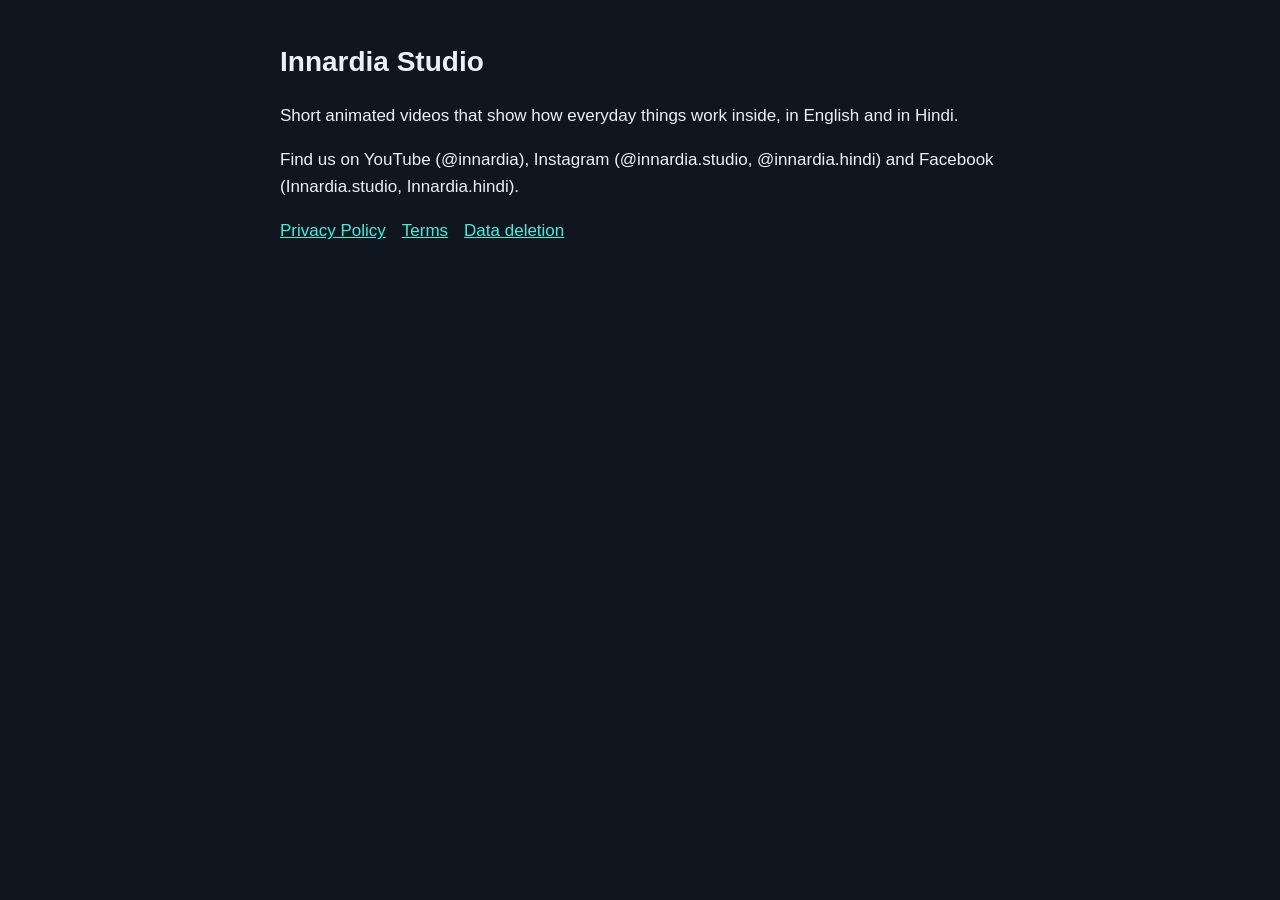
<file: index.html>
<!doctype html><html lang="en"><head><meta charset="utf-8"><meta name="viewport" content="width=device-width,initial-scale=1"><title>Innardia Studio</title><link rel="stylesheet" href="style.css"><link rel="icon" href="favicon.png"></head>
<body><main>
<h1>Innardia Studio</h1>
<p>Short animated videos that show how everyday things work inside, in English and in Hindi.</p>
<p>Find us on YouTube (@innardia), Instagram (@innardia.studio, @innardia.hindi) and Facebook (Innardia.studio, Innardia.hindi).</p>
<nav><a href="privacy.html">Privacy Policy</a><a href="terms.html">Terms</a><a href="data-deletion.html">Data deletion</a></nav>
</main></body></html>
</file>
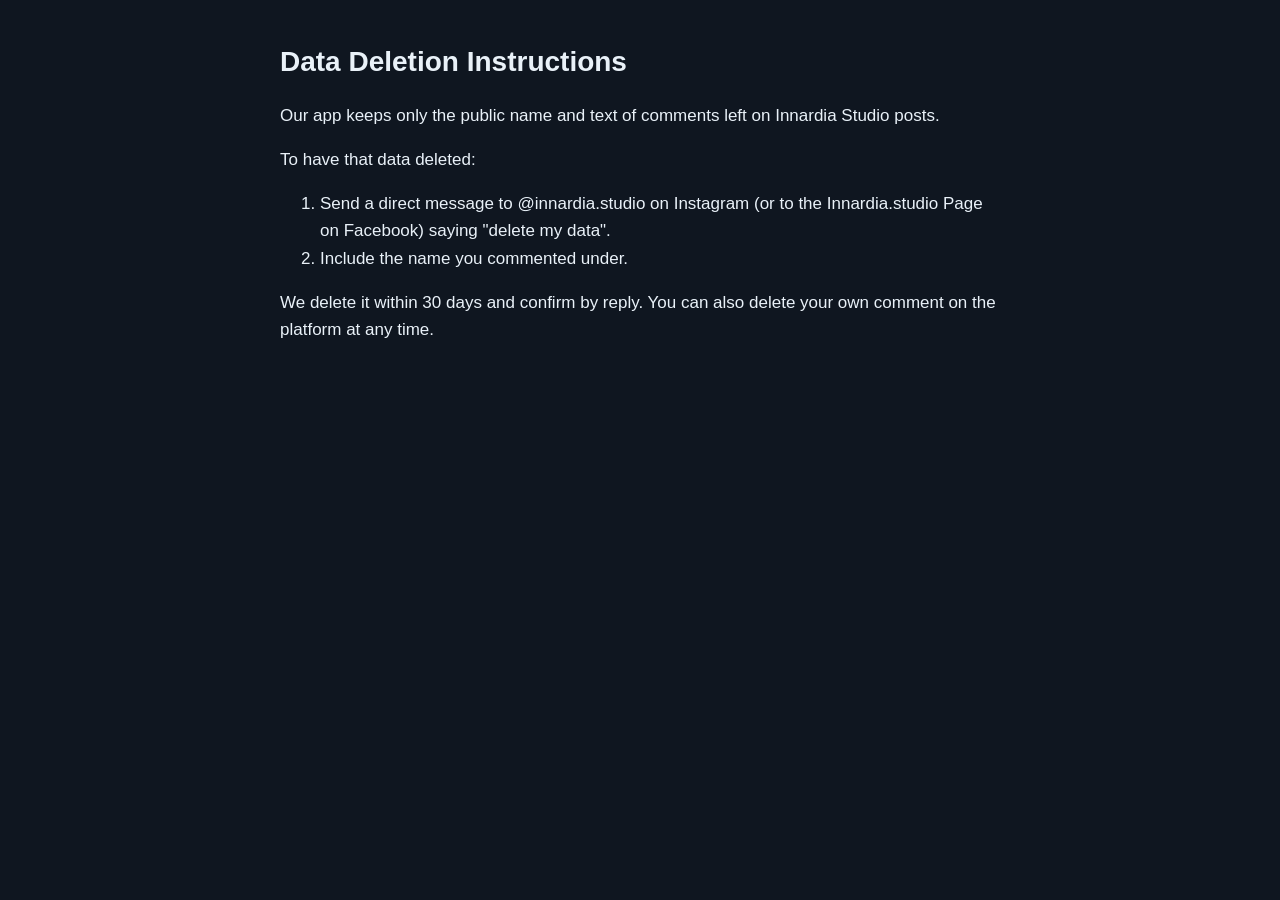
<file: data-deletion.html>
<!doctype html><html lang="en"><head><meta charset="utf-8"><meta name="viewport" content="width=device-width,initial-scale=1"><title>Data Deletion | Innardia Studio</title><link rel="stylesheet" href="style.css"><link rel="icon" href="favicon.png"></head>
<body><main>
<h1>Data Deletion Instructions</h1>
<p>Our app keeps only the public name and text of comments left on Innardia Studio posts.</p>
<p>To have that data deleted:</p>
<ol><li>Send a direct message to @innardia.studio on Instagram (or to the Innardia.studio Page on Facebook) saying "delete my data".</li>
<li>Include the name you commented under.</li></ol>
<p>We delete it within 30 days and confirm by reply. You can also delete your own comment on the platform at any time.</p>
</main></body></html>
</file>
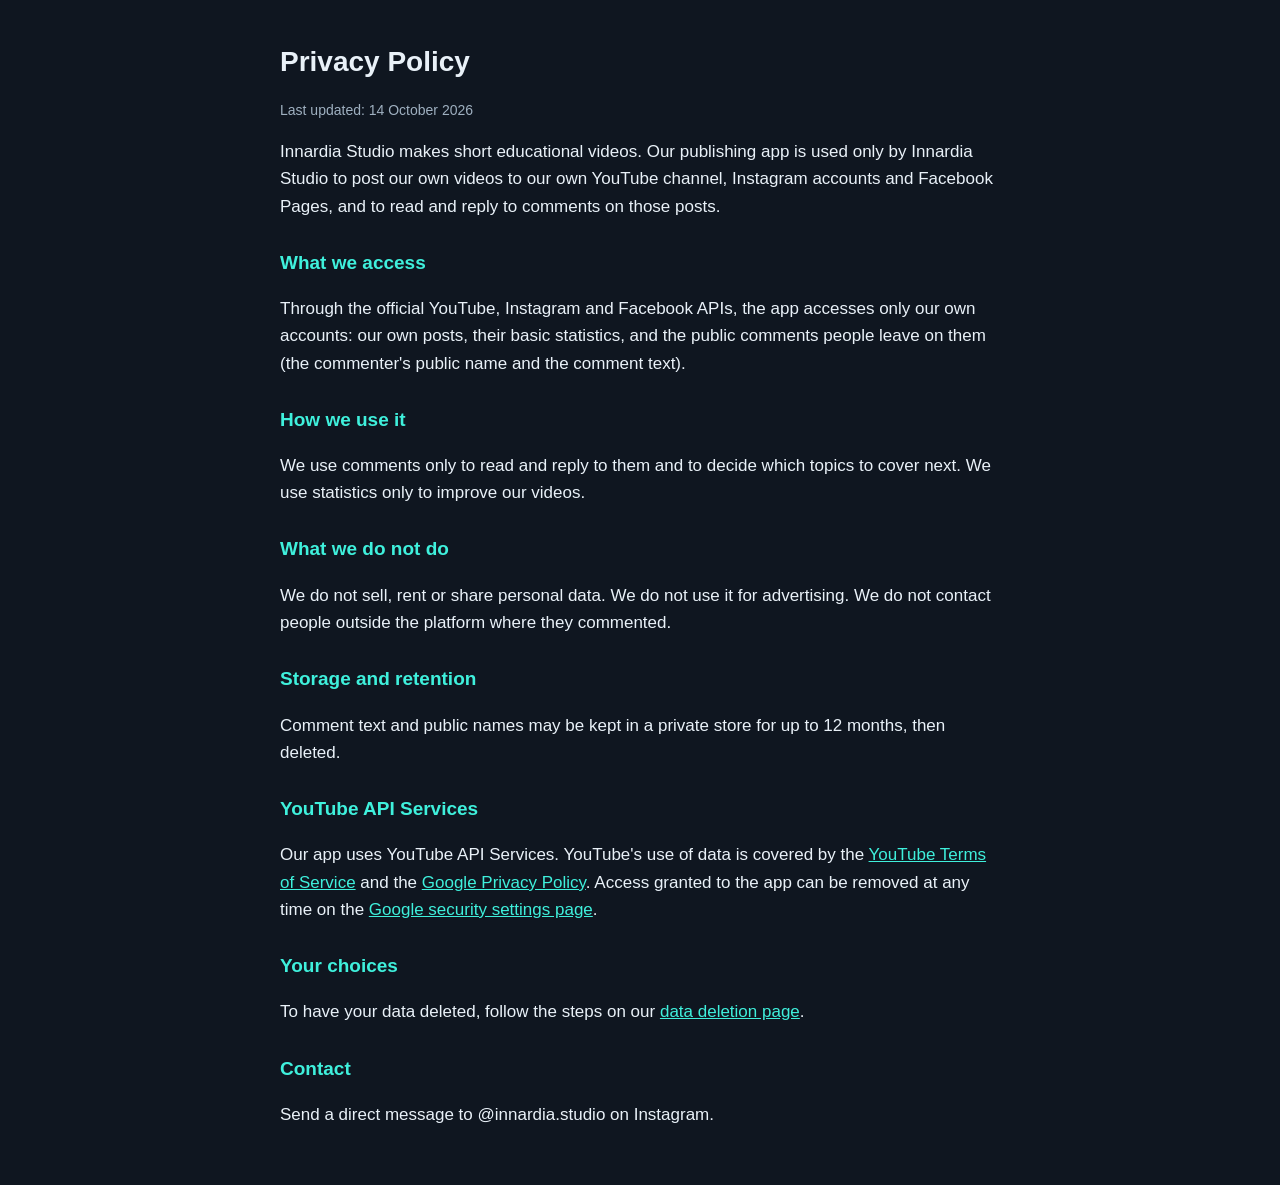
<file: privacy.html>
<!doctype html><html lang="en"><head><meta charset="utf-8"><meta name="viewport" content="width=device-width,initial-scale=1"><title>Privacy Policy | Innardia Studio</title><link rel="stylesheet" href="style.css"><link rel="icon" href="favicon.png"></head>
<body><main>
<h1>Privacy Policy</h1>
<p class="muted">Last updated: 14 October 2026</p>
<p>Innardia Studio makes short educational videos. Our publishing app is used only by Innardia Studio to post our own videos to our own YouTube channel, Instagram accounts and Facebook Pages, and to read and reply to comments on those posts.</p>
<h2>What we access</h2>
<p>Through the official YouTube, Instagram and Facebook APIs, the app accesses only our own accounts: our own posts, their basic statistics, and the public comments people leave on them (the commenter's public name and the comment text).</p>
<h2>How we use it</h2>
<p>We use comments only to read and reply to them and to decide which topics to cover next. We use statistics only to improve our videos.</p>
<h2>What we do not do</h2>
<p>We do not sell, rent or share personal data. We do not use it for advertising. We do not contact people outside the platform where they commented.</p>
<h2>Storage and retention</h2>
<p>Comment text and public names may be kept in a private store for up to 12 months, then deleted.</p>
<h2>YouTube API Services</h2>
<p>Our app uses YouTube API Services. YouTube's use of data is covered by the <a href="https://www.youtube.com/t/terms">YouTube Terms of Service</a> and the <a href="https://policies.google.com/privacy">Google Privacy Policy</a>. Access granted to the app can be removed at any time on the <a href="https://myaccount.google.com/permissions">Google security settings page</a>.</p>
<h2>Your choices</h2>
<p>To have your data deleted, follow the steps on our <a href="data-deletion.html">data deletion page</a>.</p>
<h2>Contact</h2>
<p>Send a direct message to @innardia.studio on Instagram.</p>
</main></body></html>
</file>
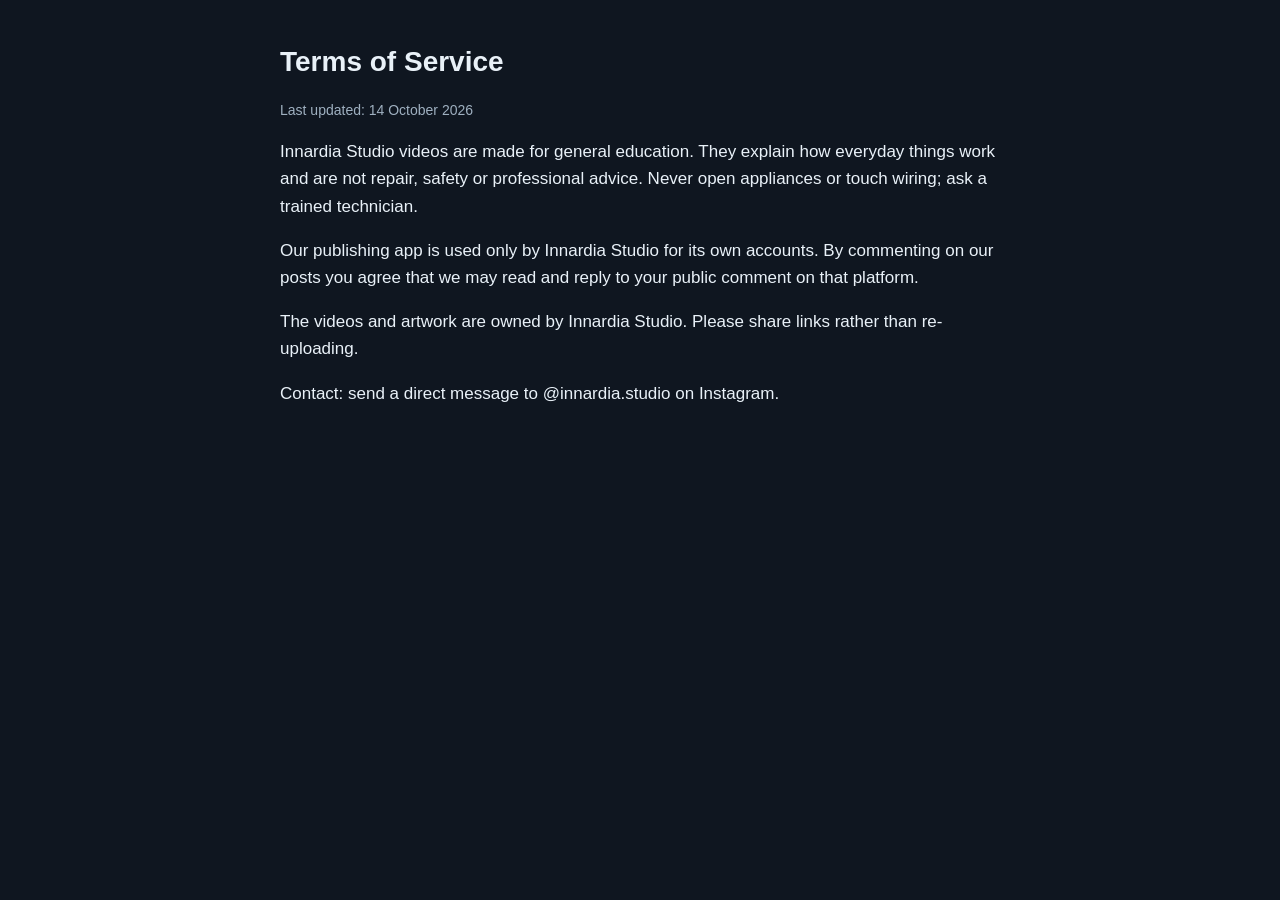
<file: terms.html>
<!doctype html><html lang="en"><head><meta charset="utf-8"><meta name="viewport" content="width=device-width,initial-scale=1"><title>Terms | Innardia Studio</title><link rel="stylesheet" href="style.css"><link rel="icon" href="favicon.png"></head>
<body><main>
<h1>Terms of Service</h1>
<p class="muted">Last updated: 14 October 2026</p>
<p>Innardia Studio videos are made for general education. They explain how everyday things work and are not repair, safety or professional advice. Never open appliances or touch wiring; ask a trained technician.</p>
<p>Our publishing app is used only by Innardia Studio for its own accounts. By commenting on our posts you agree that we may read and reply to your public comment on that platform.</p>
<p>The videos and artwork are owned by Innardia Studio. Please share links rather than re-uploading.</p>
<p>Contact: send a direct message to @innardia.studio on Instagram.</p>
</main></body></html>
</file>
<file: style.css>
body{margin:0;background:#0f1620;color:#e9f1f8;font:17px/1.6 -apple-system,Segoe UI,Roboto,sans-serif}
main{max-width:720px;margin:0 auto;padding:40px 20px}
h1{font-size:28px;margin:0 0 8px}h2{font-size:19px;margin-top:28px;color:#3ff0dc}
a{color:#3ff0dc}.muted{color:#9fb0c0;font-size:14px}nav a{margin-right:16px}
</file>
